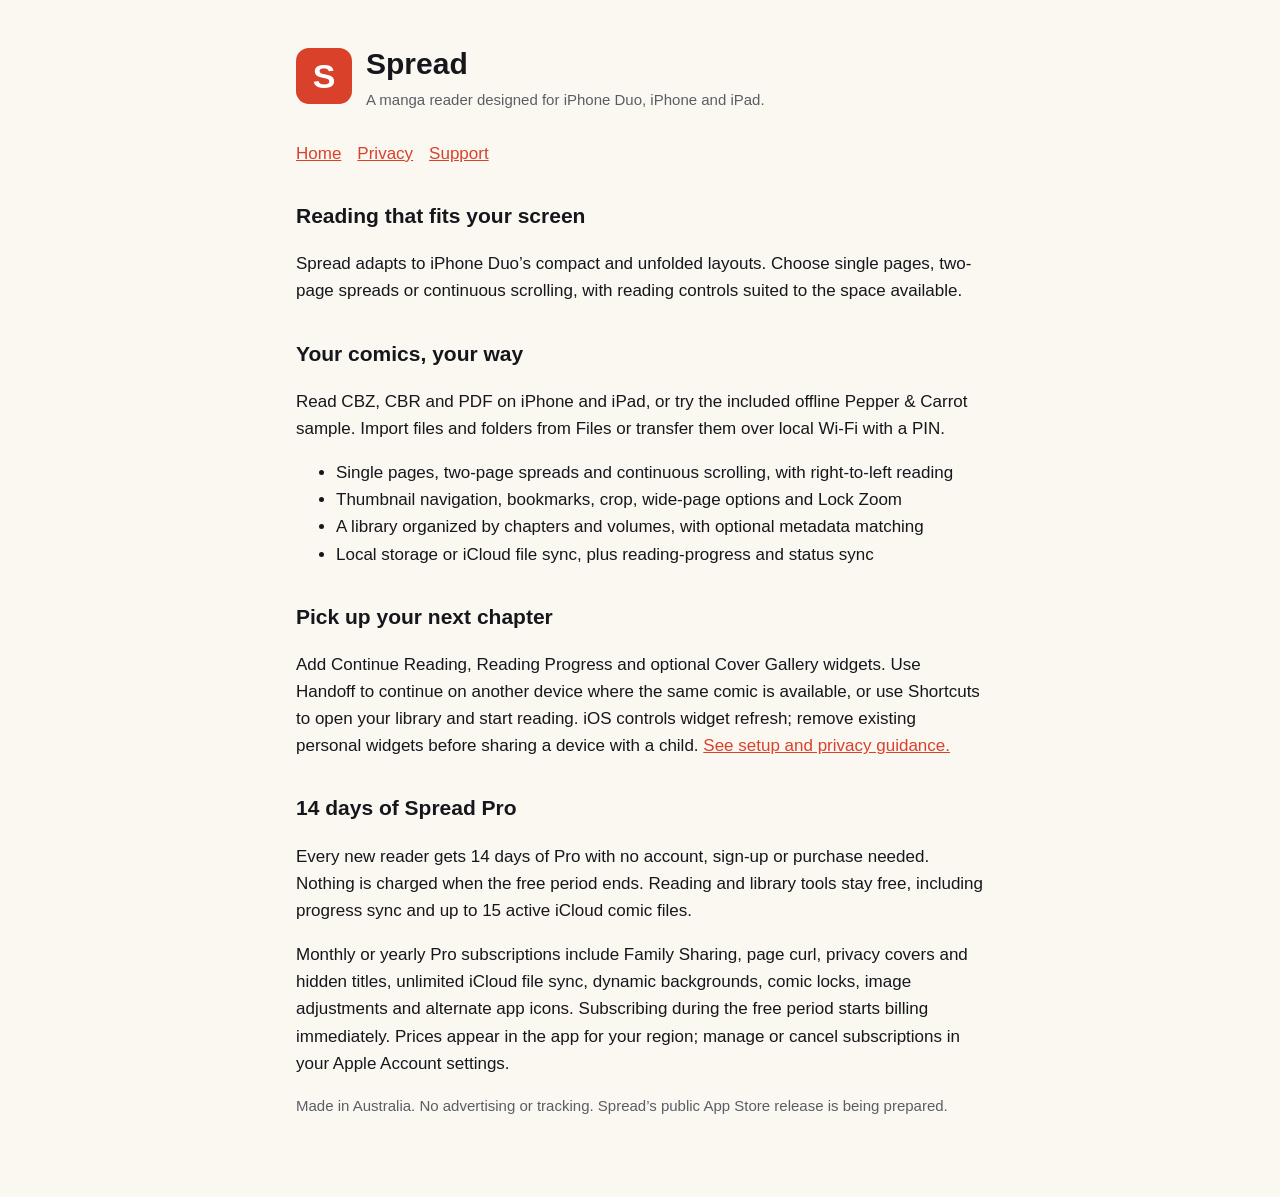
<file: index.html>
<!doctype html><html lang="en"><head><meta charset="utf-8"><meta name="viewport" content="width=device-width,initial-scale=1"><link rel="stylesheet" href="style.css"><title>Spread — Manga Reader</title></head><body><main>
<header><div class="logo">S</div><div><h1>Spread</h1><div class="muted">A manga reader designed for iPhone Duo, iPhone and iPad.</div></div></header>
<nav><a href="index.html">Home</a><a href="privacy.html">Privacy</a><a href="support.html">Support</a></nav>
<h2>Reading that fits your screen</h2>
<p>Spread adapts to iPhone Duo’s compact and unfolded layouts. Choose single pages, two-page spreads or continuous scrolling, with reading controls suited to the space available.</p>
<h2>Your comics, your way</h2>
<p>Read CBZ, CBR and PDF on iPhone and iPad, or try the included offline Pepper &amp; Carrot sample. Import files and folders from Files or transfer them over local Wi-Fi with a PIN.</p>
<ul><li>Single pages, two-page spreads and continuous scrolling, with right-to-left reading</li><li>Thumbnail navigation, bookmarks, crop, wide-page options and Lock Zoom</li><li>A library organized by chapters and volumes, with optional metadata matching</li><li>Local storage or iCloud file sync, plus reading-progress and status sync</li></ul>
<h2>Pick up your next chapter</h2>
<p>Add Continue Reading, Reading Progress and optional Cover Gallery widgets. Use Handoff to continue on another device where the same comic is available, or use Shortcuts to open your library and start reading. iOS controls widget refresh; remove existing personal widgets before sharing a device with a child. <a href="support.html">See setup and privacy guidance.</a></p>
<h2>14 days of Spread Pro</h2>
<p>Every new reader gets 14 days of Pro with no account, sign-up or purchase needed. Nothing is charged when the free period ends. Reading and library tools stay free, including progress sync and up to 15 active iCloud comic files.</p>
<p>Monthly or yearly Pro subscriptions include Family Sharing, page curl, privacy covers and hidden titles, unlimited iCloud file sync, dynamic backgrounds, comic locks, image adjustments and alternate app icons. Subscribing during the free period starts billing immediately. Prices appear in the app for your region; manage or cancel subscriptions in your Apple Account settings.</p>
<p class="muted">Made in Australia. No advertising or tracking. Spread’s public App Store release is being prepared.</p>
</main></body></html>
</file>
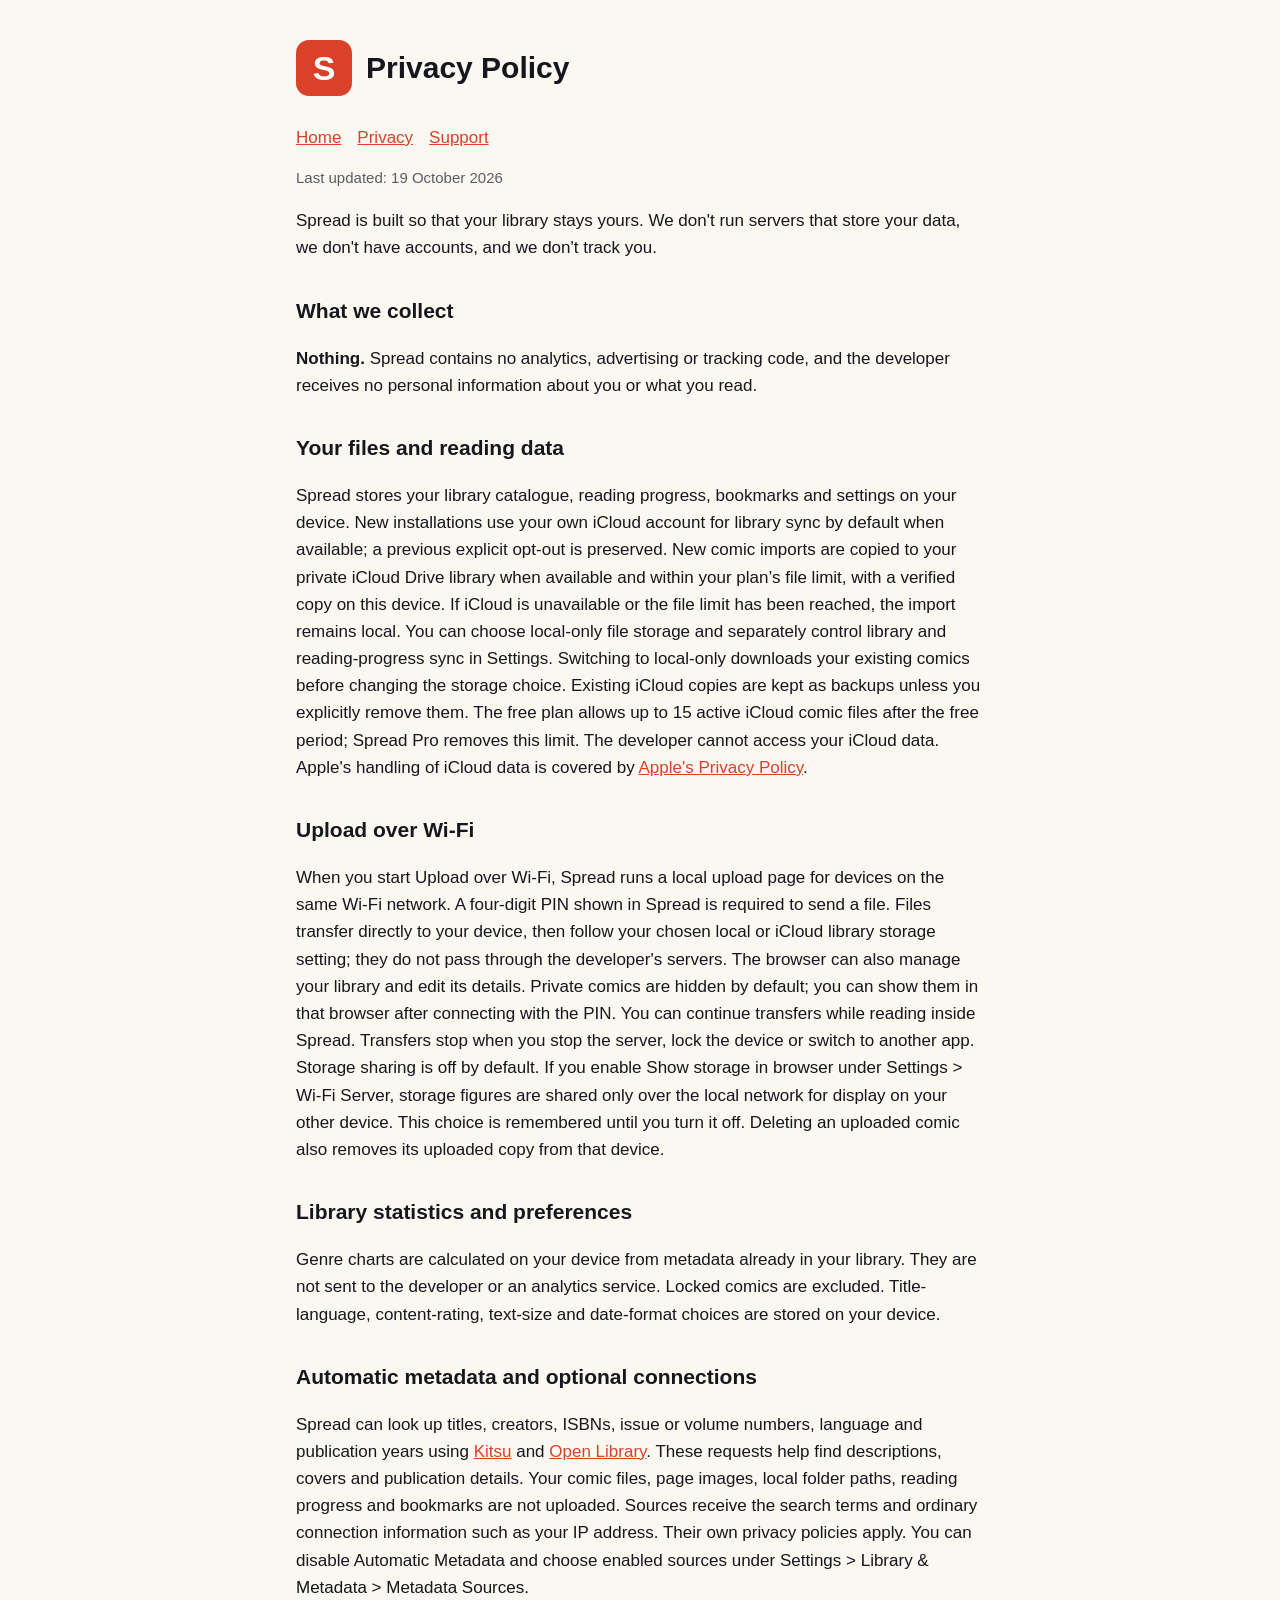
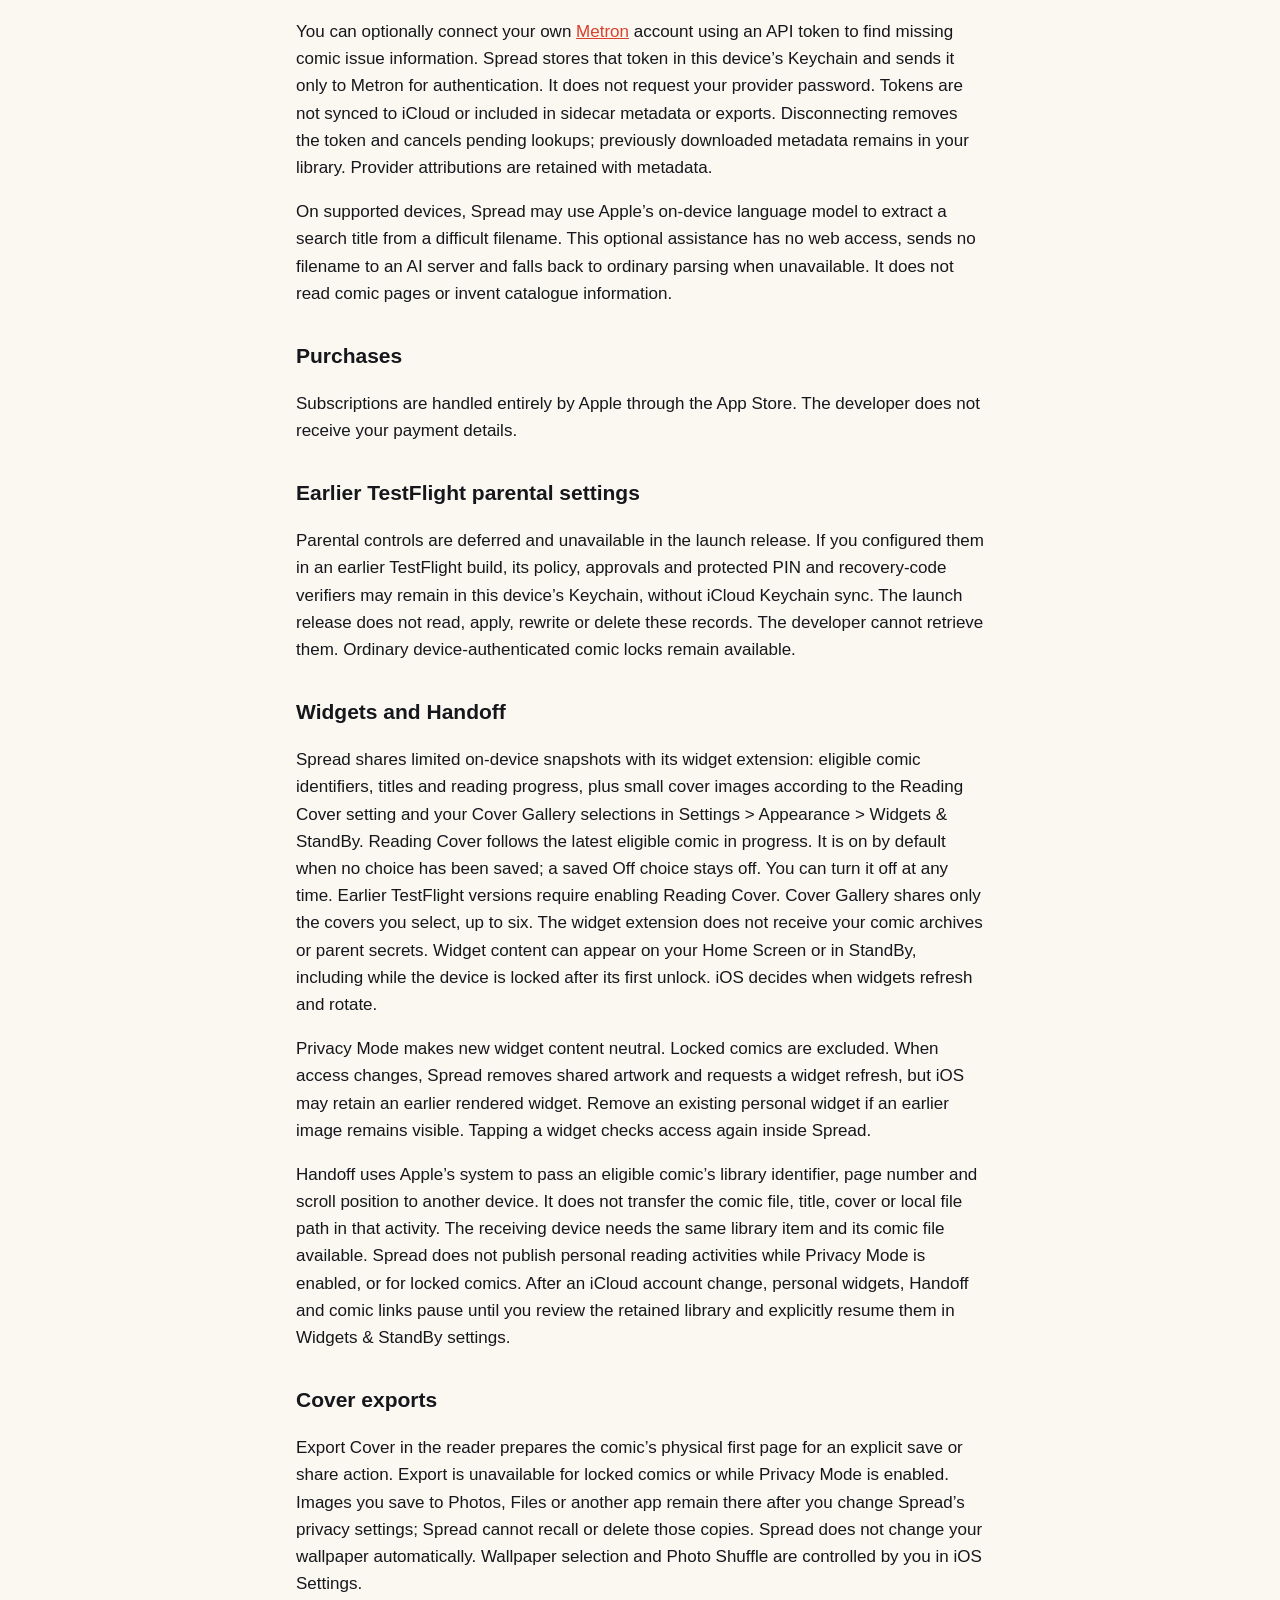
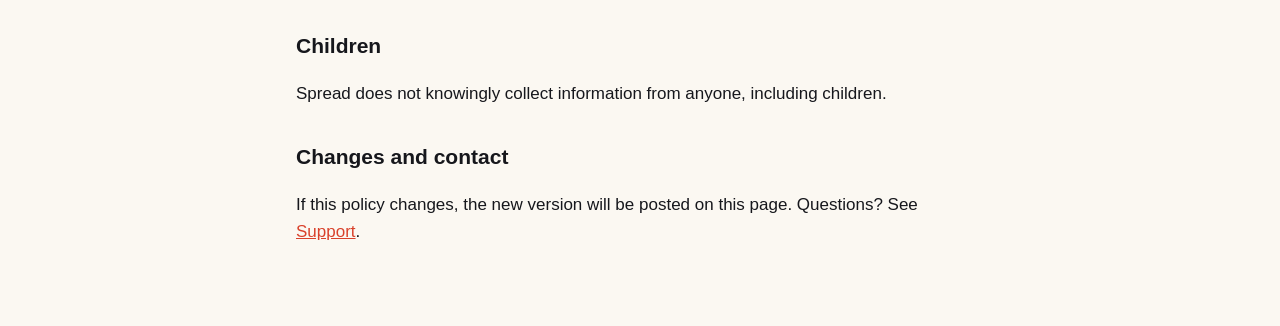
<file: privacy.html>
<!doctype html><html lang="en"><head><meta charset="utf-8"><meta name="viewport" content="width=device-width,initial-scale=1"><link rel="stylesheet" href="style.css"><title>Spread — Privacy Policy</title></head><body><main>
<header><div class="logo">S</div><h1>Privacy Policy</h1></header>
<nav><a href="index.html">Home</a><a href="privacy.html">Privacy</a><a href="support.html">Support</a></nav>
<p class="muted">Last updated: 19 October 2026</p>
<p>Spread is built so that your library stays yours. We don't run servers that store your data, we don't have accounts, and we don't track you.</p>
<h2>What we collect</h2>
<p><strong>Nothing.</strong> Spread contains no analytics, advertising or tracking code, and the developer receives no personal information about you or what you read.</p>
<h2>Your files and reading data</h2>
<p>Spread stores your library catalogue, reading progress, bookmarks and settings on your device. New installations use your own iCloud account for library sync by default when available; a previous explicit opt-out is preserved. New comic imports are copied to your private iCloud Drive library when available and within your plan’s file limit, with a verified copy on this device. If iCloud is unavailable or the file limit has been reached, the import remains local. You can choose local-only file storage and separately control library and reading-progress sync in Settings. Switching to local-only downloads your existing comics before changing the storage choice. Existing iCloud copies are kept as backups unless you explicitly remove them. The free plan allows up to 15 active iCloud comic files after the free period; Spread Pro removes this limit. The developer cannot access your iCloud data. Apple's handling of iCloud data is covered by <a href="https://www.apple.com/legal/privacy/">Apple's Privacy Policy</a>.</p>
<h2>Upload over Wi-Fi</h2>
<p>When you start Upload over Wi-Fi, Spread runs a local upload page for devices on the same Wi-Fi network. A four-digit PIN shown in Spread is required to send a file. Files transfer directly to your device, then follow your chosen local or iCloud library storage setting; they do not pass through the developer's servers. The browser can also manage your library and edit its details. Private comics are hidden by default; you can show them in that browser after connecting with the PIN. You can continue transfers while reading inside Spread. Transfers stop when you stop the server, lock the device or switch to another app. Storage sharing is off by default. If you enable Show storage in browser under Settings &gt; Wi-Fi Server, storage figures are shared only over the local network for display on your other device. This choice is remembered until you turn it off. Deleting an uploaded comic also removes its uploaded copy from that device.</p>
<h2>Library statistics and preferences</h2>
<p>Genre charts are calculated on your device from metadata already in your library. They are not sent to the developer or an analytics service. Locked comics are excluded. Title-language, content-rating, text-size and date-format choices are stored on your device.</p>
<h2>Automatic metadata and optional connections</h2>
<p>Spread can look up titles, creators, ISBNs, issue or volume numbers, language and publication years using <a href="https://kitsu.app">Kitsu</a> and <a href="https://openlibrary.org">Open Library</a>. These requests help find descriptions, covers and publication details. Your comic files, page images, local folder paths, reading progress and bookmarks are not uploaded. Sources receive the search terms and ordinary connection information such as your IP address. Their own privacy policies apply. You can disable Automatic Metadata and choose enabled sources under Settings &gt; Library &amp; Metadata &gt; Metadata Sources.</p>
<p>You can optionally connect your own <a href="https://metron.cloud">Metron</a> account using an API token to find missing comic issue information. Spread stores that token in this device’s Keychain and sends it only to Metron for authentication. It does not request your provider password. Tokens are not synced to iCloud or included in sidecar metadata or exports. Disconnecting removes the token and cancels pending lookups; previously downloaded metadata remains in your library. Provider attributions are retained with metadata.</p>
<p>On supported devices, Spread may use Apple’s on-device language model to extract a search title from a difficult filename. This optional assistance has no web access, sends no filename to an AI server and falls back to ordinary parsing when unavailable. It does not read comic pages or invent catalogue information.</p>
<h2>Purchases</h2>
<p>Subscriptions are handled entirely by Apple through the App Store. The developer does not receive your payment details.</p>
<h2>Earlier TestFlight parental settings</h2>
<p>Parental controls are deferred and unavailable in the launch release. If you configured them in an earlier TestFlight build, its policy, approvals and protected PIN and recovery-code verifiers may remain in this device’s Keychain, without iCloud Keychain sync. The launch release does not read, apply, rewrite or delete these records. The developer cannot retrieve them. Ordinary device-authenticated comic locks remain available.</p>
<h2>Widgets and Handoff</h2>
<p>Spread shares limited on-device snapshots with its widget extension: eligible comic identifiers, titles and reading progress, plus small cover images according to the Reading Cover setting and your Cover Gallery selections in Settings &gt; Appearance &gt; Widgets &amp; StandBy. Reading Cover follows the latest eligible comic in progress. It is on by default when no choice has been saved; a saved Off choice stays off. You can turn it off at any time. Earlier TestFlight versions require enabling Reading Cover. Cover Gallery shares only the covers you select, up to six. The widget extension does not receive your comic archives or parent secrets. Widget content can appear on your Home Screen or in StandBy, including while the device is locked after its first unlock. iOS decides when widgets refresh and rotate.</p>
<p>Privacy Mode makes new widget content neutral. Locked comics are excluded. When access changes, Spread removes shared artwork and requests a widget refresh, but iOS may retain an earlier rendered widget. Remove an existing personal widget if an earlier image remains visible. Tapping a widget checks access again inside Spread.</p>
<p>Handoff uses Apple’s system to pass an eligible comic’s library identifier, page number and scroll position to another device. It does not transfer the comic file, title, cover or local file path in that activity. The receiving device needs the same library item and its comic file available. Spread does not publish personal reading activities while Privacy Mode is enabled, or for locked comics. After an iCloud account change, personal widgets, Handoff and comic links pause until you review the retained library and explicitly resume them in Widgets &amp; StandBy settings.</p>
<h2>Cover exports</h2>
<p>Export Cover in the reader prepares the comic’s physical first page for an explicit save or share action. Export is unavailable for locked comics or while Privacy Mode is enabled. Images you save to Photos, Files or another app remain there after you change Spread’s privacy settings; Spread cannot recall or delete those copies. Spread does not change your wallpaper automatically. Wallpaper selection and Photo Shuffle are controlled by you in iOS Settings.</p>
<h2>Children</h2>
<p>Spread does not knowingly collect information from anyone, including children.</p>
<h2>Changes and contact</h2>
<p>If this policy changes, the new version will be posted on this page. Questions? See <a href="support.html">Support</a>.</p>
</main></body></html>
</file>
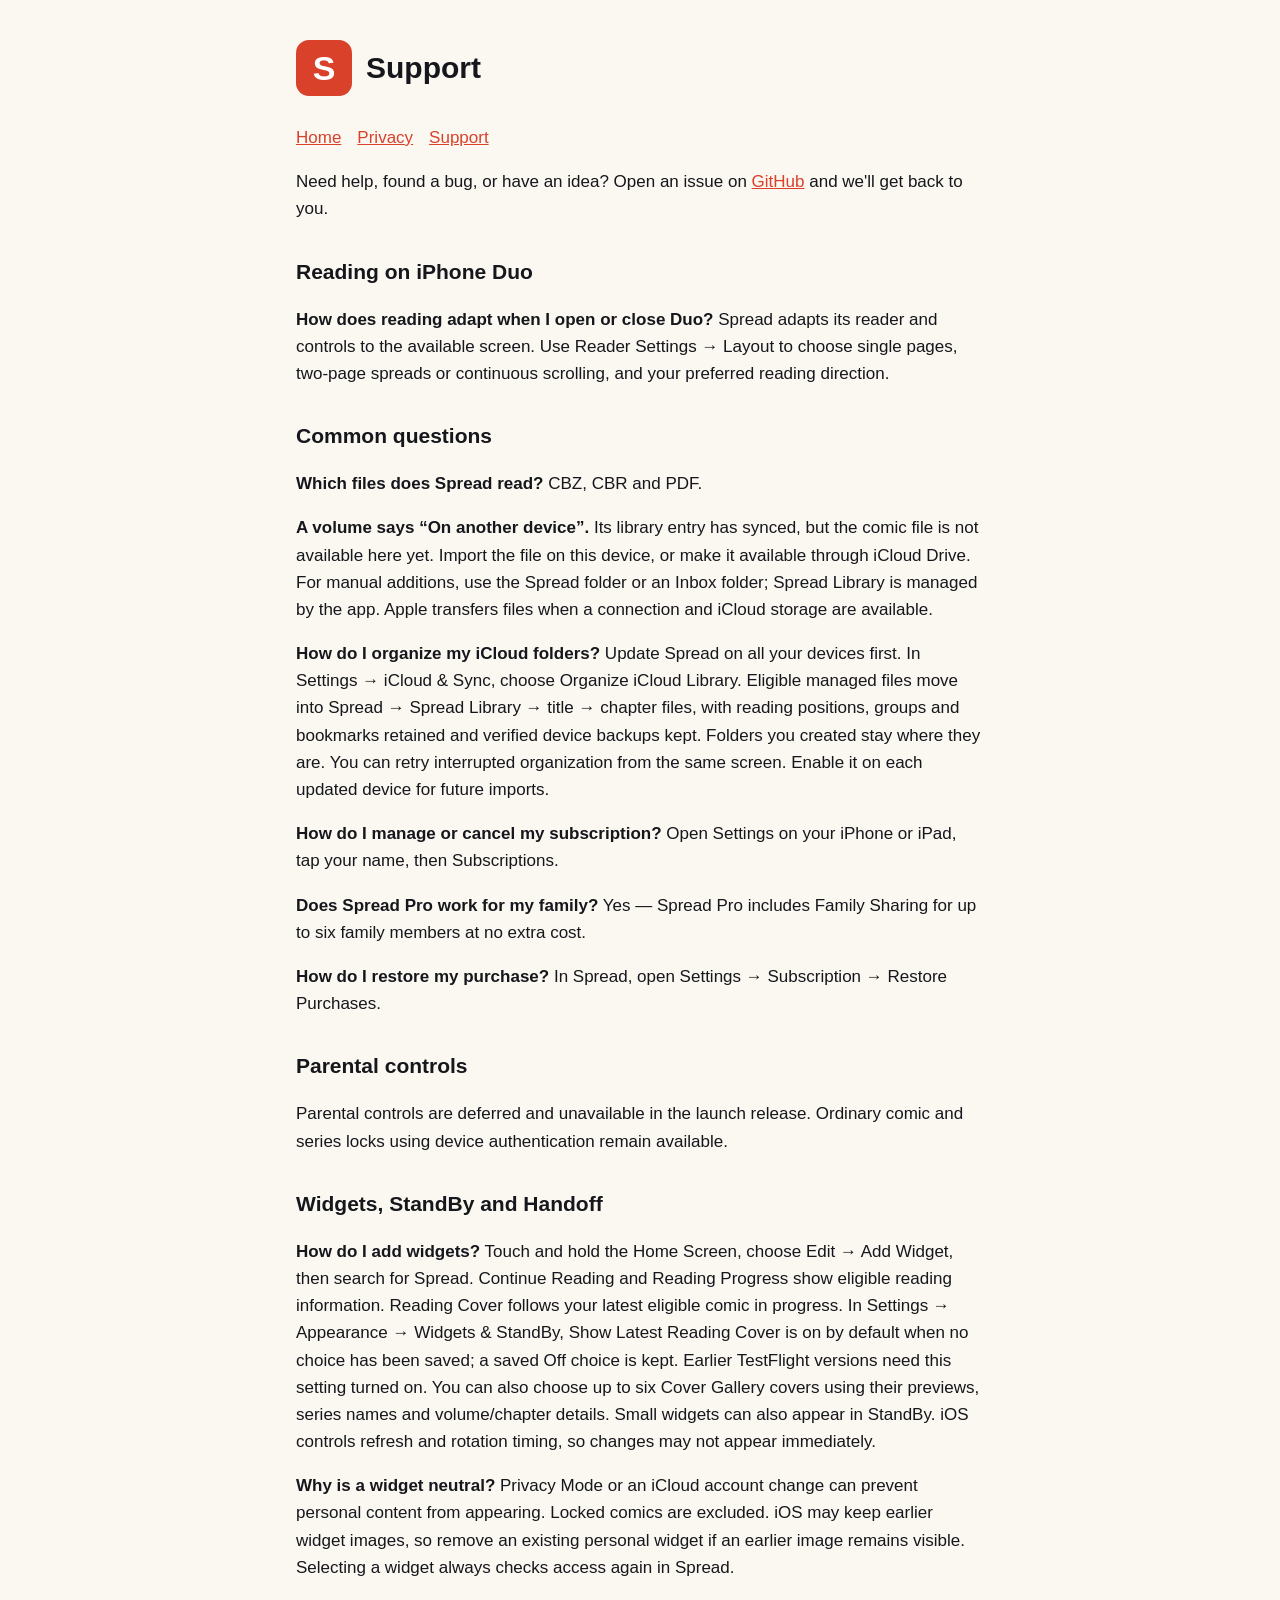
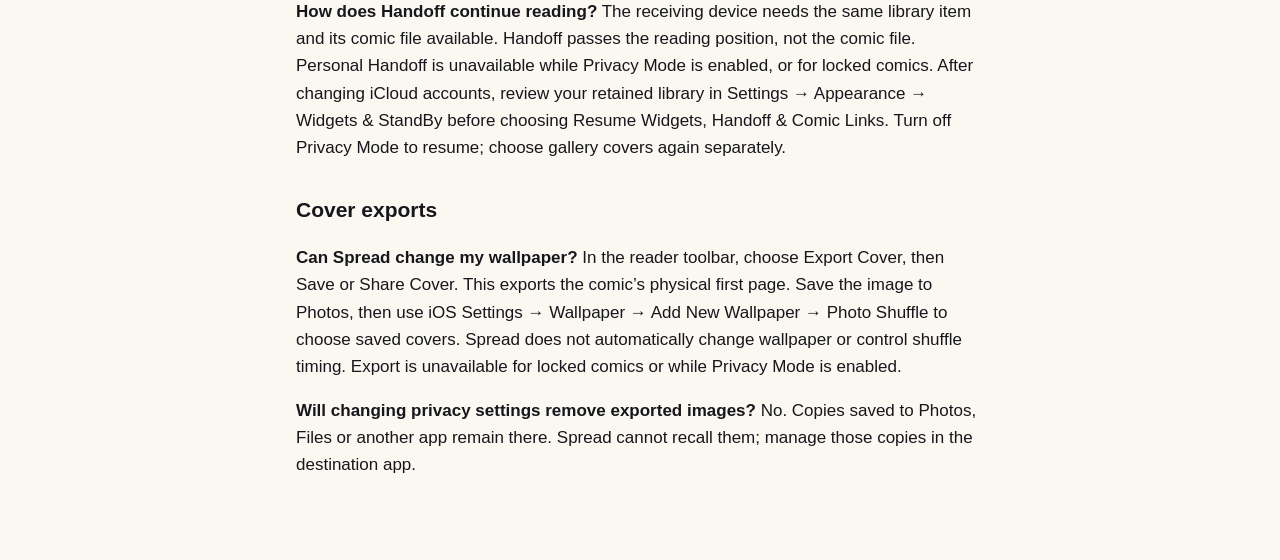
<file: support.html>
<!doctype html><html lang="en"><head><meta charset="utf-8"><meta name="viewport" content="width=device-width,initial-scale=1"><link rel="stylesheet" href="style.css"><title>Spread — Support</title></head><body><main>
<header><div class="logo">S</div><h1>Support</h1></header>
<nav><a href="index.html">Home</a><a href="privacy.html">Privacy</a><a href="support.html">Support</a></nav>
<p>Need help, found a bug, or have an idea? Open an issue on <a href="https://github.com/hyperactive28/spread-reader/issues">GitHub</a> and we'll get back to you.</p>
<h2>Reading on iPhone Duo</h2>
<p><strong>How does reading adapt when I open or close Duo?</strong> Spread adapts its reader and controls to the available screen. Use Reader Settings → Layout to choose single pages, two-page spreads or continuous scrolling, and your preferred reading direction.</p>
<h2>Common questions</h2>
<p><strong>Which files does Spread read?</strong> CBZ, CBR and PDF.</p>
<p><strong>A volume says “On another device”.</strong> Its library entry has synced, but the comic file is not available here yet. Import the file on this device, or make it available through iCloud Drive. For manual additions, use the Spread folder or an Inbox folder; Spread Library is managed by the app. Apple transfers files when a connection and iCloud storage are available.</p>
<p><strong>How do I organize my iCloud folders?</strong> Update Spread on all your devices first. In Settings → iCloud &amp; Sync, choose Organize iCloud Library. Eligible managed files move into Spread → Spread Library → title → chapter files, with reading positions, groups and bookmarks retained and verified device backups kept. Folders you created stay where they are. You can retry interrupted organization from the same screen. Enable it on each updated device for future imports.</p>
<p><strong>How do I manage or cancel my subscription?</strong> Open Settings on your iPhone or iPad, tap your name, then Subscriptions.</p>
<p><strong>Does Spread Pro work for my family?</strong> Yes — Spread Pro includes Family Sharing for up to six family members at no extra cost.</p>
<p><strong>How do I restore my purchase?</strong> In Spread, open Settings → Subscription → Restore Purchases.</p>
<h2>Parental controls</h2>
<p>Parental controls are deferred and unavailable in the launch release. Ordinary comic and series locks using device authentication remain available.</p>
<h2>Widgets, StandBy and Handoff</h2>
<p><strong>How do I add widgets?</strong> Touch and hold the Home Screen, choose Edit → Add Widget, then search for Spread. Continue Reading and Reading Progress show eligible reading information. Reading Cover follows your latest eligible comic in progress. In Settings → Appearance → Widgets &amp; StandBy, Show Latest Reading Cover is on by default when no choice has been saved; a saved Off choice is kept. Earlier TestFlight versions need this setting turned on. You can also choose up to six Cover Gallery covers using their previews, series names and volume/chapter details. Small widgets can also appear in StandBy. iOS controls refresh and rotation timing, so changes may not appear immediately.</p>
<p><strong>Why is a widget neutral?</strong> Privacy Mode or an iCloud account change can prevent personal content from appearing. Locked comics are excluded. iOS may keep earlier widget images, so remove an existing personal widget if an earlier image remains visible. Selecting a widget always checks access again in Spread.</p>
<p><strong>How does Handoff continue reading?</strong> The receiving device needs the same library item and its comic file available. Handoff passes the reading position, not the comic file. Personal Handoff is unavailable while Privacy Mode is enabled, or for locked comics. After changing iCloud accounts, review your retained library in Settings → Appearance → Widgets &amp; StandBy before choosing Resume Widgets, Handoff &amp; Comic Links. Turn off Privacy Mode to resume; choose gallery covers again separately.</p>
<h2>Cover exports</h2>
<p><strong>Can Spread change my wallpaper?</strong> In the reader toolbar, choose Export Cover, then Save or Share Cover. This exports the comic’s physical first page. Save the image to Photos, then use iOS Settings → Wallpaper → Add New Wallpaper → Photo Shuffle to choose saved covers. Spread does not automatically change wallpaper or control shuffle timing. Export is unavailable for locked comics or while Privacy Mode is enabled.</p>
<p><strong>Will changing privacy settings remove exported images?</strong> No. Copies saved to Photos, Files or another app remain there. Spread cannot recall them; manage those copies in the destination app.</p>
</main></body></html>
</file>
<file: style.css>
:root{--ink:#16171c;--paper:#efe6d2;--red:#d9412b;--muted:#5b5d66;--bg:#fbf8f2}
@media (prefers-color-scheme:dark){:root{--bg:#16171c;--ink:#efe6d2;--muted:#a9abb3}}
*{box-sizing:border-box}body{margin:0;background:var(--bg);color:var(--ink);font:17px/1.6 -apple-system,BlinkMacSystemFont,"Segoe UI",sans-serif}
main{max-width:720px;margin:0 auto;padding:40px 16px 64px}
header{display:flex;align-items:center;gap:14px;margin-bottom:28px}
.logo{width:56px;height:56px;border-radius:13px;background:var(--red);display:flex;align-items:center;justify-content:center;color:#fff;font-weight:900;font-size:34px}
h1{margin:0;font-size:30px}h2{margin-top:32px;font-size:21px}
a{color:var(--red)}nav a{margin-right:16px}.muted{color:var(--muted);font-size:15px}
</file>
